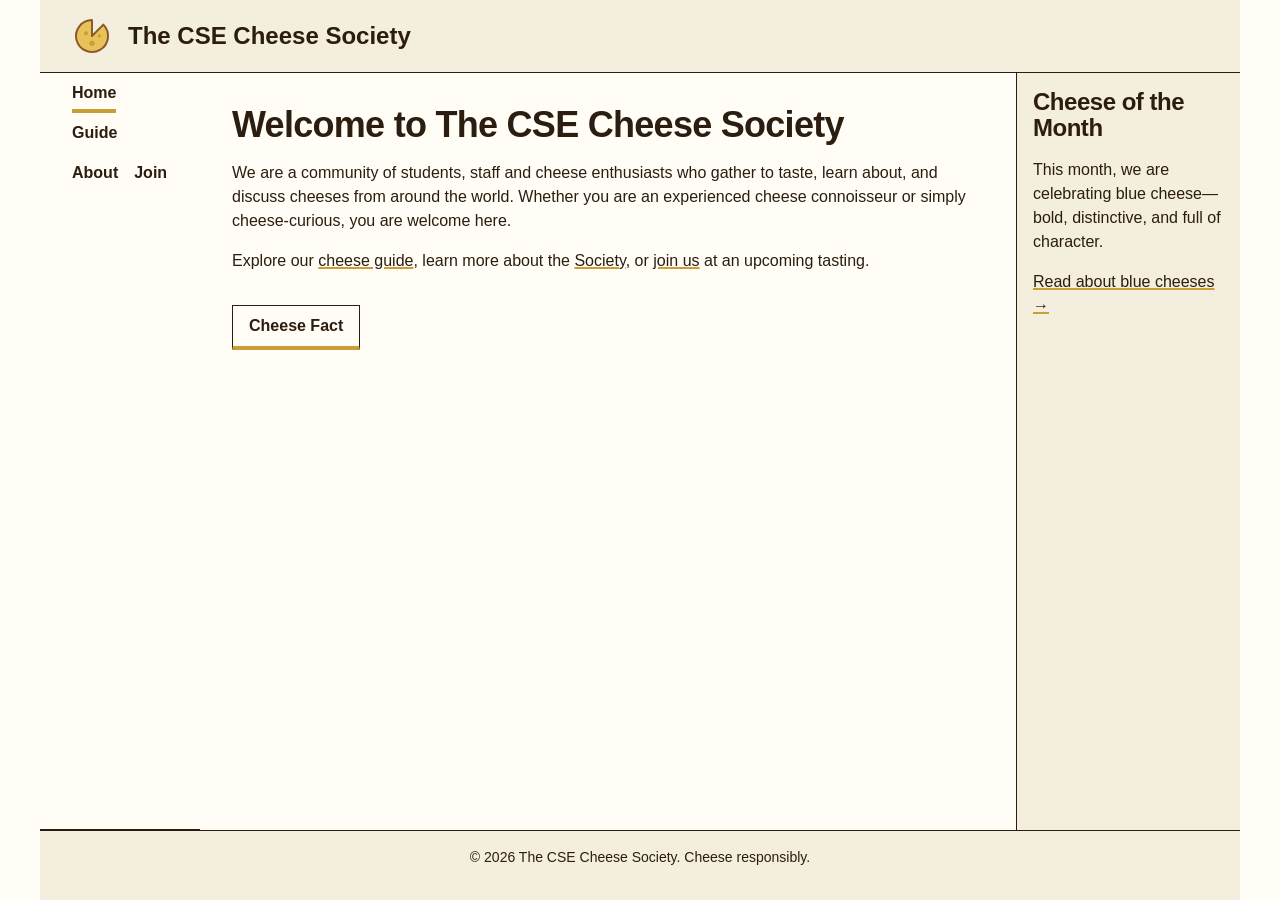
<file: index.html>
<!DOCTYPE html>
<html lang="en">
<head>
  <meta charset="UTF-8">
  
  <meta name="viewport" content="width=device-width, initial-scale=1">
  <title>The CSE Cheese Society</title>
  <meta name="description" content="The CSE Cheese Society is a student community for tasting, learning about, and discussing cheese from around the world.">
  <link rel="stylesheet" href="styles/tokens.css">
  <link rel="stylesheet" href="styles/global.css">
  <link rel="stylesheet" href="styles/site.css">
  <link rel="stylesheet" href="styles/home.css">
</head>
<body>
  <header>
    <img src="images/logo.svg" alt="" class="logo">
    <a href="index.html" class="site-name">The CSE Cheese Society</a>
  </header>

  <nav>
    <ul>
      <li><a href="index.html" aria-current="page">Home</a></li>
      <li><a href="guide/index.html">Guide</a></li>
      <li><a href="about.html">About</a></li>
      <li><a href="join.html">Join</a></li>
    </ul>
  </nav>

  <main>
    <h1>Welcome to The CSE Cheese Society</h1>
    <p>We are a community of students, staff and cheese enthusiasts who gather to taste, learn about, and discuss cheeses from around the world. Whether you are an experienced cheese connoisseur or simply cheese-curious, you are welcome here.</p>
    <p>Explore our <a href="guide/index.html">cheese guide</a>, learn more about the <a href="about.html">Society</a>, or <a href="join.html">join us</a> at an upcoming tasting.</p>

    <button id="cheese-fact-trigger" class="btn" commandfor="cheese-fact" command="toggle-popover">
      Cheese Fact
    </button>
    <div id="cheese-fact" popover>
      <p>Cheese is one of the world&rsquo;s oldest prepared foods, with evidence of cheesemaking dating back thousands of years.</p>
    </div>
  </main>

  <aside>
    <h2>Cheese of the Month</h2>
    <p>This month, we are celebrating blue cheese&mdash;bold, distinctive, and full of character.</p>
    <p><a href="guide/blue.html">Read about blue cheeses &rarr;</a></p>
  </aside>

  <footer>
    <p>&copy; 2026 The CSE Cheese Society. Cheese responsibly.</p>
  </footer>
</body>
</html>
</file>
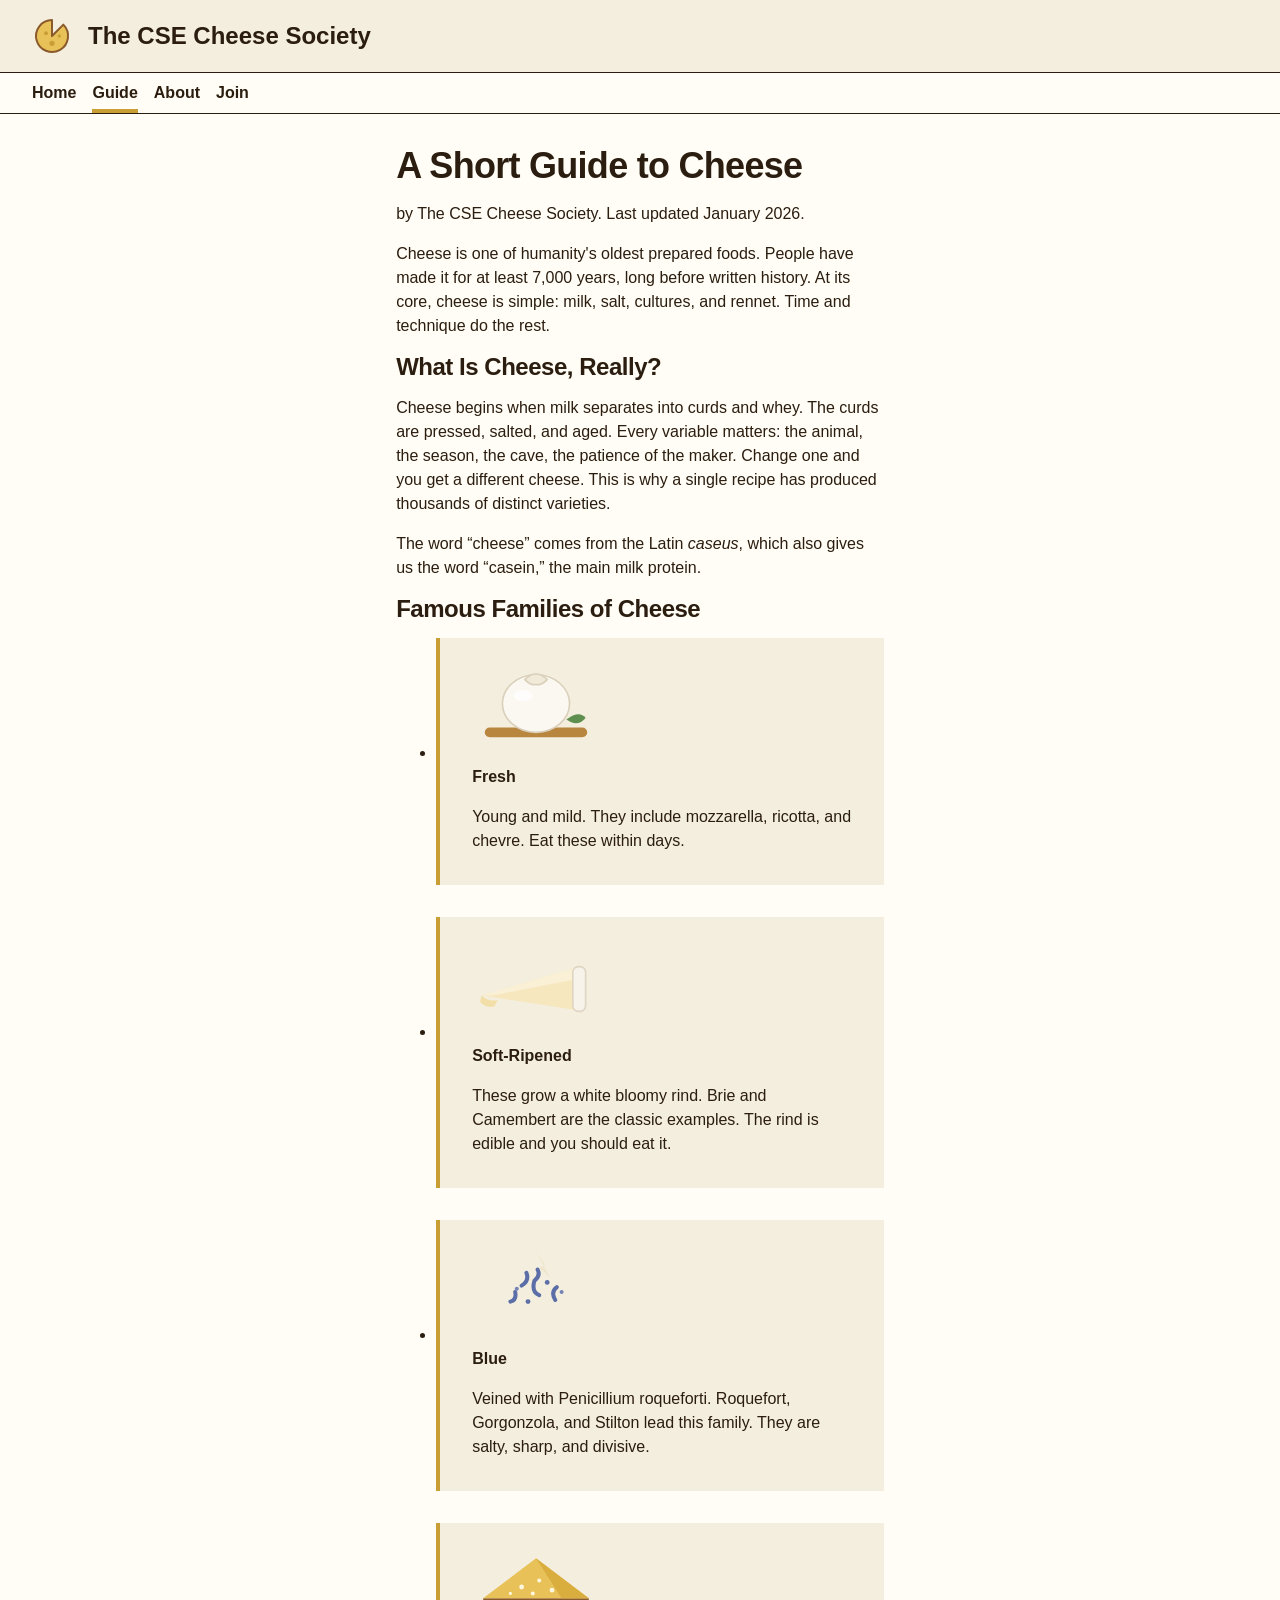
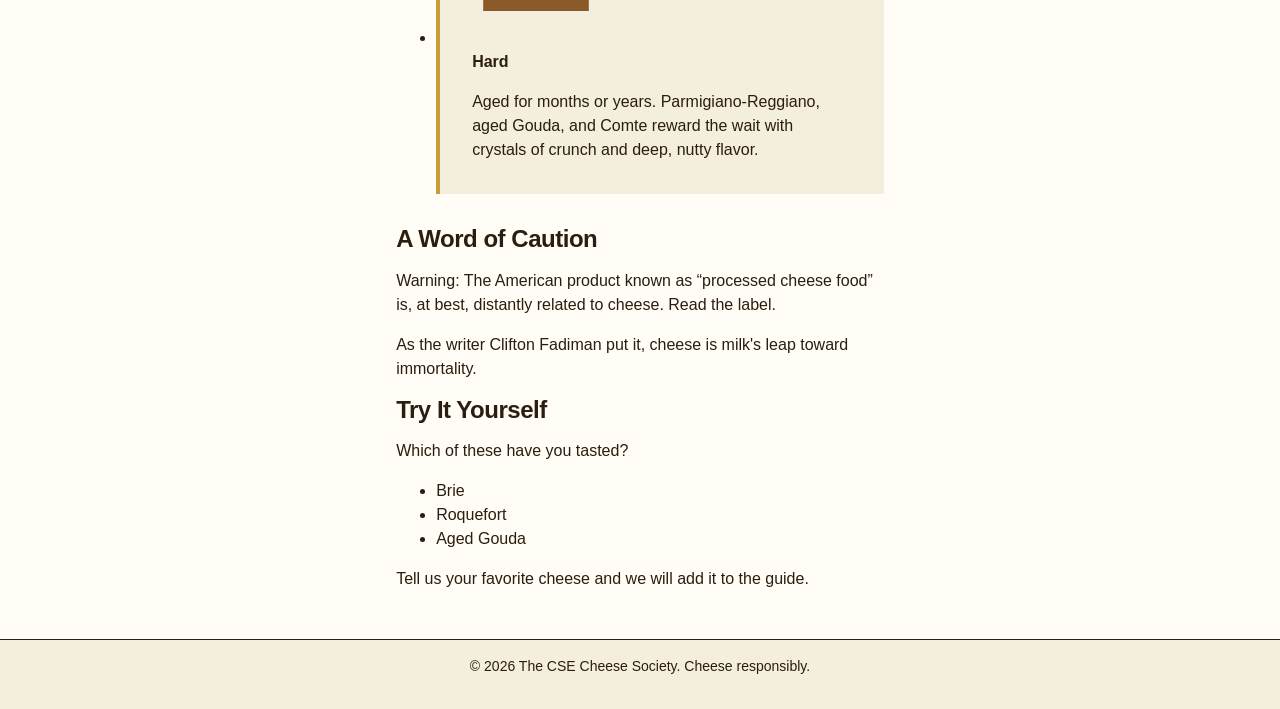
<file: guide/index.html>
<!DOCTYPE html>
<html lang="en">
<head>
  <meta charset="UTF-8">
  <meta name="viewport" content="width=device-width, initial-scale=1">
  <title>A Short Guide to Cheese</title>
  <meta name="description" content="A short guide to cheese: what cheese is, how it's made, and the four families every taster should know.">
  <link rel="stylesheet" href="../styles/tokens.css">
  <link rel="stylesheet" href="../styles/global.css">
  <link rel="stylesheet" href="../styles/site.css">
  <link rel="stylesheet" href="../styles/guide-index.css">
</head>
<body>
  <header>
    <img src="../images/logo.svg" alt="" class="logo">
    <a href="../index.html" class="site-name">The CSE Cheese Society</a>
  </header>

  <nav>
    <ul>
      <li><a href="../index.html">Home</a></li>
      <li><a href="index.html" aria-current="page">Guide</a></li>
      <li><a href="../about.html">About</a></li>
      <li><a href="../join.html">Join</a></li>
    </ul>
  </nav>

  <main>
    <div class="intro">
      <h1>A Short Guide to Cheese</h1>
      <p>by The CSE Cheese Society. Last updated January 2026.</p>
      <p>Cheese is one of humanity's oldest prepared foods. People have made it for at least 7,000 years, long before written history. At its core, cheese is simple: milk, salt, cultures, and rennet. Time and technique do the rest.</p>

      <h2>What Is Cheese, Really?</h2>
      <p>Cheese begins when milk separates into curds and whey. The curds are pressed, salted, and aged. Every variable matters: the animal, the season, the cave, the patience of the maker. Change one and you get a different cheese. This is why a single recipe has produced thousands of distinct varieties.</p>
      <p>The word &ldquo;cheese&rdquo; comes from the Latin <em>caseus</em>, which also gives us the word &ldquo;casein,&rdquo; the main milk protein.</p>
    </div>

    <h2>Famous Families of Cheese</h2>
    <ul class="family-list">
      <li class="family-card">
        <a href="fresh.html">
          <img src="../images/cheese-fresh.svg" id="thumb-fresh" alt="A ball of fresh mozzarella on a small board">
        </a>
        <h3><a href="fresh.html">Fresh</a></h3>
        <p>Young and mild. They include mozzarella, ricotta, and chevre. Eat these within days.</p>
      </li>
      <li class="family-card">
        <a href="soft.html">
          <img src="../images/cheese-soft.svg" id="thumb-soft" alt="A wedge of soft-ripened brie with a bloomy white rind">
        </a>
        <h3><a href="soft.html">Soft-Ripened</a></h3>
        <p>These grow a white bloomy rind. Brie and Camembert are the classic examples. The rind is edible and you should eat it.</p>
      </li>
      <li class="family-card">
        <a href="blue.html">
          <img src="../images/cheese-blue.svg" id="thumb-blue" alt="A crumbly wedge of blue cheese with dark veins">
        </a>
        <h3><a href="blue.html">Blue</a></h3>
        <p>Veined with Penicillium roqueforti. Roquefort, Gorgonzola, and Stilton lead this family. They are salty, sharp, and divisive.</p>
      </li>
      <li class="family-card">
        <a href="hard.html">
          <img src="../images/cheese-hard.svg" id="thumb-hard" alt="A dense wedge of aged hard cheese with crunchy crystals">
        </a>
        <h3><a href="hard.html">Hard</a></h3>
        <p>Aged for months or years. Parmigiano-Reggiano, aged Gouda, and Comte reward the wait with crystals of crunch and deep, nutty flavor.</p>
      </li>
    </ul>

    <h2>A Word of Caution</h2>
    <p>Warning: The American product known as &ldquo;processed cheese food&rdquo; is, at best, distantly related to cheese. Read the label.</p>
    <p>As the writer Clifton Fadiman put it, cheese is milk's leap toward immortality.</p>

    <h2>Try It Yourself</h2>
    <p>Which of these have you tasted?</p>
    <ul>
      <li>Brie</li>
      <li>Roquefort</li>
      <li>Aged Gouda</li>
    </ul>
    <p>Tell us your favorite cheese and we will add it to the guide.</p>
  </main>

  <footer>
    <p>&copy; 2026 The CSE Cheese Society. Cheese responsibly.</p>
  </footer>
</body>
</html>
</file>
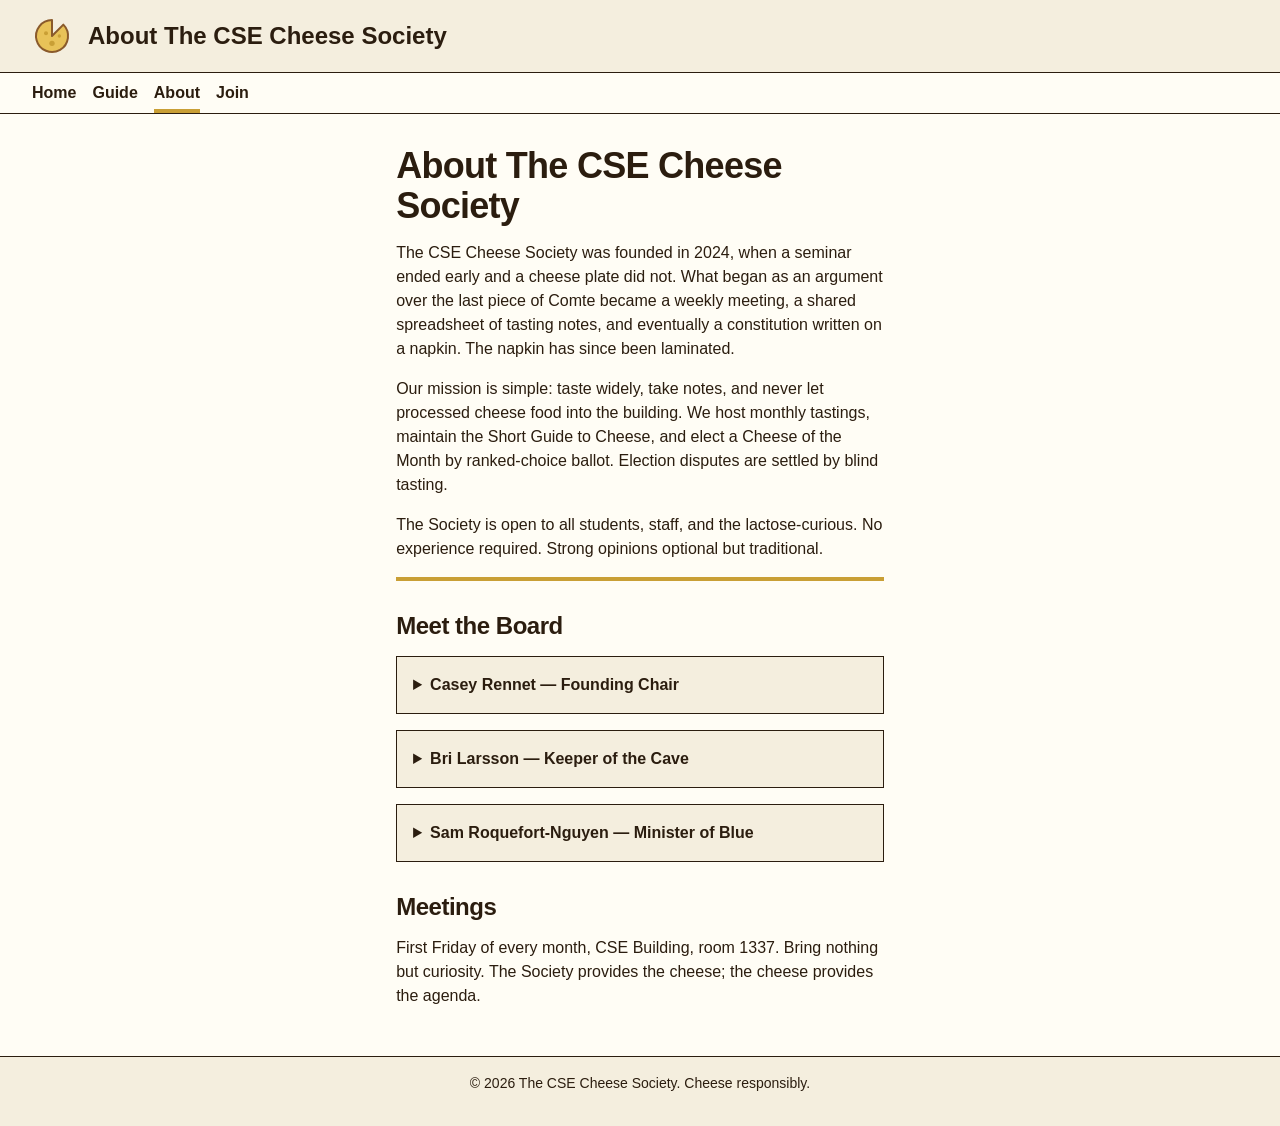
<file: about.html>
<!DOCTYPE html>
<html lang="en">

<head>
    <meta charset="UTF-8">
    <meta name="viewport" content="width=device-width, initial-scale=1.0">
    <title>About</title>
    <meta name="description" content="The history, mission, and board of The CSE Cheese Society.">
    <link rel="stylesheet" href="styles/tokens.css">
    <link rel="stylesheet" href="styles/global.css">
    <link rel="stylesheet" href="styles/site.css">
    <link rel="stylesheet" href="styles/about.css">

</head>

<body>
    <header>
        <img src="images/logo.svg" alt="logo" class="logo">
        <a href="index.html" class="site-name">About The CSE Cheese Society </a>
    </header>

      <nav>
    <ul>
      <li><a href="index.html">Home</a></li>
      <li><a href="guide/index.html">Guide</a></li>
      <li><a href="about.html" aria-current="page">About</a></li>
      <li><a href="join.html">Join</a></li>
    </ul>
  </nav>

 <main>
    <h1>About The CSE Cheese Society</h1>

    <section class="history">
      <p>The CSE Cheese Society was founded in 2024, when a seminar ended early and a cheese plate did not. What began as an argument over the last piece of Comte became a weekly meeting, a shared spreadsheet of tasting notes, and eventually a constitution written on a napkin. The napkin has since been laminated.</p>
      <p>Our mission is simple: taste widely, take notes, and never let processed cheese food into the building. We host monthly tastings, maintain the Short Guide to Cheese, and elect a Cheese of the Month by ranked-choice ballot. Election disputes are settled by blind tasting.</p>
      <p>The Society is open to all students, staff, and the lactose-curious. No experience required. Strong opinions optional but traditional.</p>
    </section>

    <section class="board">
      <h2>Meet the Board</h2>

      <details>
        <summary>Casey Rennet &mdash; Founding Chair</summary>
        <p>Casey once drove four hours for a cheese that turned out to be sold out, and describes the trip as &ldquo;still worth it.&rdquo; Responsible for the napkin constitution. Favorite family: hard. Favorite cheese: a five-year Gouda &ldquo;that changed my life.&rdquo;</p>
      </details>

      <details>
        <summary>Bri Larsson &mdash; Keeper of the Cave</summary>
        <p>Bri manages the Society's aging fridge (a mini-fridge, lovingly mislabeled &ldquo;THE CAVE&rdquo;) and its strict humidity log. Favorite family: soft-ripened. Position on rinds: eat them, always, no exceptions.</p>
      </details>

      <details>
        <summary>Sam Roquefort-Nguyen &mdash; Minister of Blue</summary>
        <p>Sam claims no relation to the village of Roquefort-sur-Soulzon but has never provided documentation either way. Runs the annual &ldquo;Blue Cheese Amnesty&rdquo; where skeptics get one supervised second chance. Favorite cheese: Stilton, at midnight, with port.</p>
      </details>
    </section>

    <section class="meetings">
      <h2>Meetings</h2>
      <p>First Friday of every month, CSE Building, room 1337. Bring nothing but curiosity. The Society provides the cheese; the cheese provides the agenda.</p>
    </section>
  </main>
  
 <footer>
    <p>&copy; 2026 The CSE Cheese Society. Cheese responsibly.</p>
  </footer>

</body>

</html>
</file>
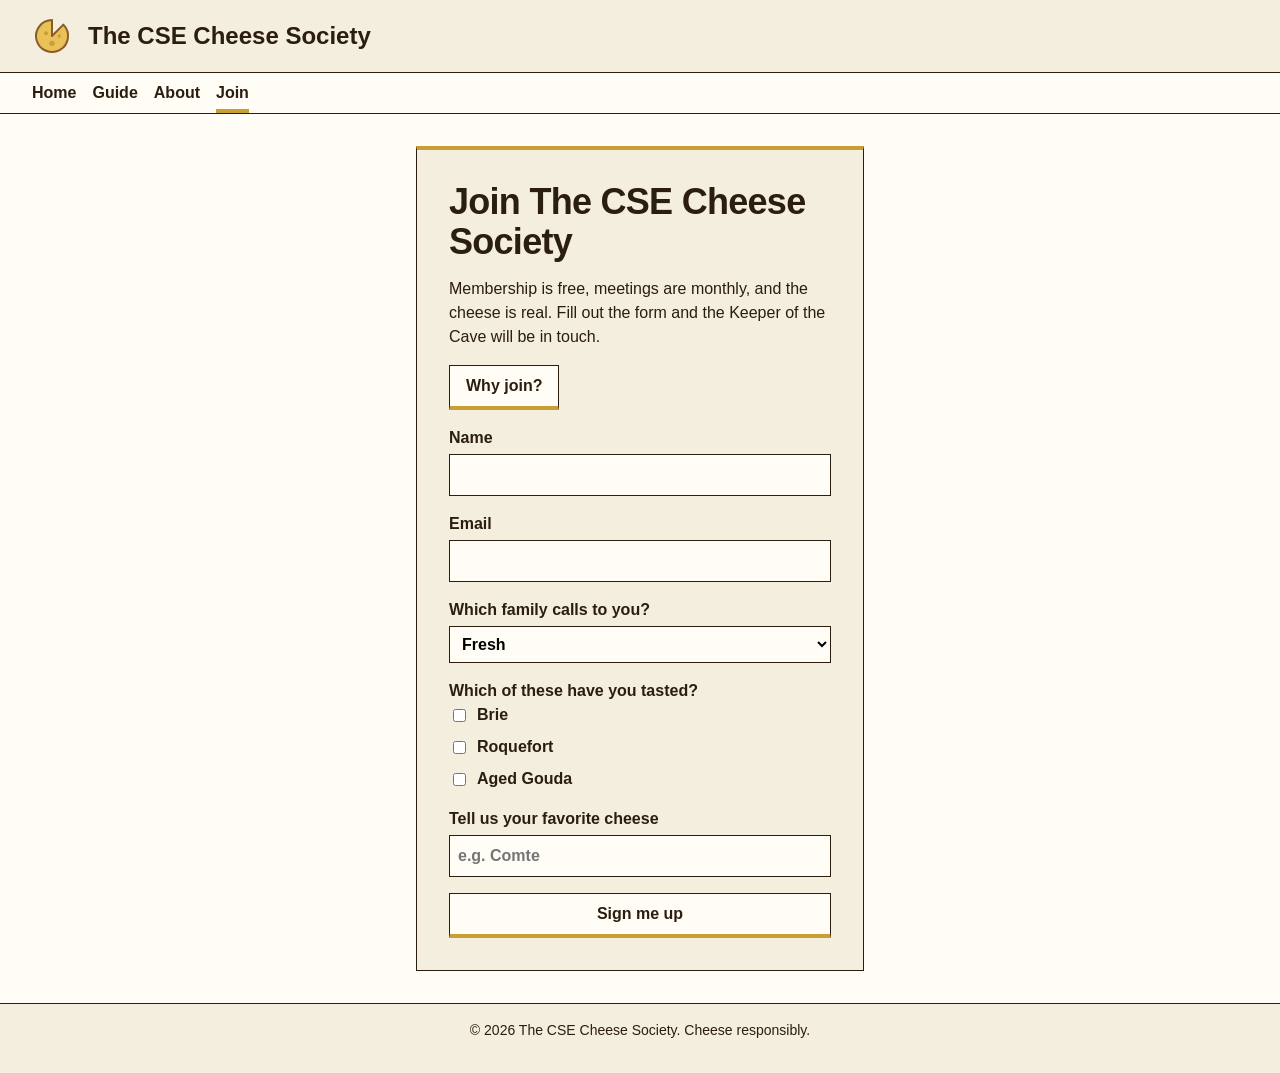
<file: join.html>
<!DOCTYPE html>
<html lang="en">

<head>
    <meta charset="UTF-8">
    <meta name="viewport" content="width=device-width, initial-scale=1">
    <title>Join - The CSE Cheese Society</title>
    <meta name="description"
        content="Join The CSE Cheese Society: membership is free, meetings are monthly, and the cheese is real.">
    <link rel="stylesheet" href="styles/tokens.css">
    <link rel="stylesheet" href="styles/global.css">
    <link rel="stylesheet" href="styles/site.css">
    <link rel="stylesheet" href="styles/join.css">
</head>

<body>
    <header>
        <img src="images/logo.svg" alt="logo" class="logo">
        <a href="index.html" class="site-name">The CSE Cheese Society</a>
    </header>

    <nav>
        <ul>
            <li>
                <a href="index.html">Home</a>
            </li>
            <li>
                <a href="guide/index.html">Guide</a>
            </li>
            <li>
                <a href="about.html">About</a>
            </li>
            <li>
                <a href="join.html" aria-current="page">Join</a>
            </li>
        </ul>
    </nav>

    <main>
        <div class="form-card">
            <h1>Join The CSE Cheese Society</h1>
            <p>Membership is free, meetings are monthly, and the cheese is real. Fill out the form and the Keeper of the
                Cave will be in touch.</p>

            <button id="why-join-trigger" class="btn" commandfor="why-join" command="show-modal">
                Why join?
            </button>

            <form>
                <label>
                    Name
                    <input type="text" name="name" required>
                </label>

                <label>
                    Email
                    <input type="email" name="email" required>
                </label>

                <label>
                    Which family calls to you?
                    <select name="family">
                        <option value="fresh">Fresh</option>
                        <option value="soft">Soft-ripened</option>
                        <option value="blue">Blue</option>
                        <option value="hard">Hard</option>
                        <option value="undecided">Undecided &mdash; that's why I'm here</option>
                    </select>
                </label>

                <fieldset class="checkbox-group">
                    <legend>Which of these have you tasted?</legend>
                    <span class="option">
                        <input type="checkbox" id="tasted-brie" name="tasted" value="brie">
                        <label for="tasted-brie">Brie</label>
                    </span>
                    <span class="option">
                        <input type="checkbox" id="tasted-roquefort" name="tasted" value="roquefort">
                        <label for="tasted-roquefort">Roquefort</label>
                    </span>
                    <span class="option">
                        <input type="checkbox" id="tasted-gouda" name="tasted" value="aged-gouda">
                        <label for="tasted-gouda">Aged Gouda</label>
                    </span>
                </fieldset>

                <label>
                    Tell us your favorite cheese
                    <input type="text" name="favorite" placeholder="e.g. Comte">
                </label>

                <button type="submit" class="btn">Sign me up</button>
            </form>
        </div>

        <dialog id="why-join">
            <h2>Why join?</h2>
            <ul>
                <li>Monthly tastings. The Society buys the cheese. You bring opinions.</li>
                <li>Voting rights in the Cheese of the Month election.</li>
                <li>Access to THE CAVE (a mini-fridge, but a very serious one).</li>
                <li>A laminated membership card featuring the cheese of your choice.</li>
                <li>Amnesty program for recovering blue-cheese skeptics.</li>
            </ul>
            <div class="close-row">
                <button class="btn" command="close" commandfor="why-join">I'm convinced</button>
            </div>
        </dialog>
    </main>

    <footer>
        <p>&copy; 2026 The CSE Cheese Society. Cheese responsibly.</p>
    </footer>
</body>

</html>
</file>
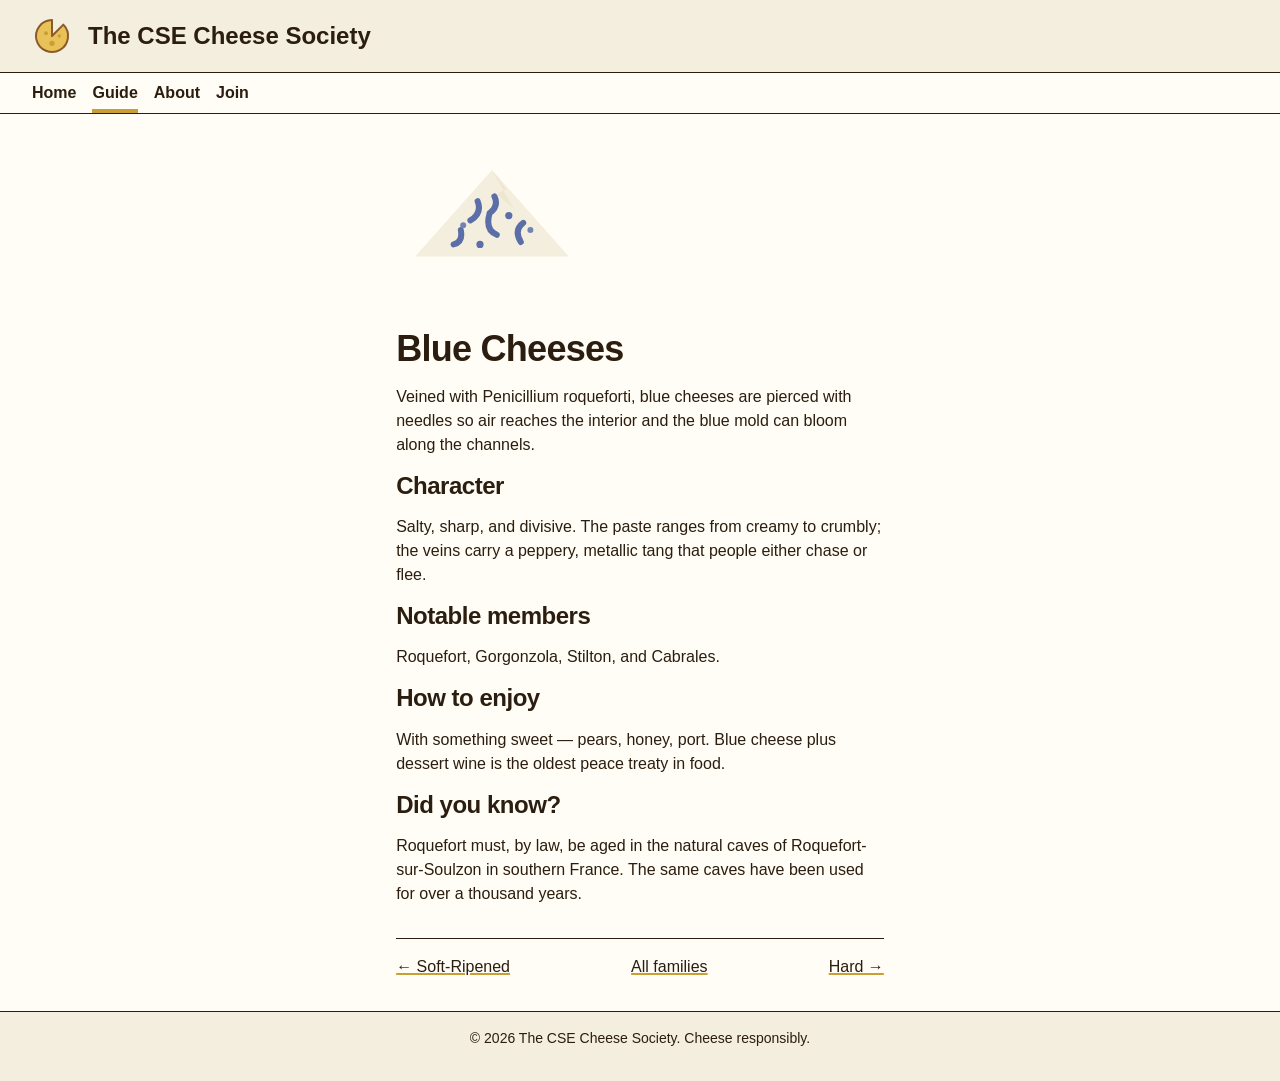
<file: guide/blue.html>
<!DOCTYPE html>
<html lang="en">
<head>
  <meta charset="UTF-8">
  <meta name="viewport" content="width=device-width, initial-scale=1">
  <title>Blue Cheeses</title>
  <meta name="description" content="Blue cheeses: veined, sharp, and divisive. Roquefort, Gorgonzola, Stilton, and how to enjoy them.">
  <link rel="stylesheet" href="../styles/tokens.css">
  <link rel="stylesheet" href="../styles/global.css">
  <link rel="stylesheet" href="../styles/site.css">
  <link rel="stylesheet" href="../styles/guide-family.css">
</head>
<body>
  <header>
    <img src="../images/logo.svg" alt="" class="logo">
    <a href="../index.html" class="site-name">The CSE Cheese Society</a>
  </header>

  <nav>
    <ul>
      <li>
        <a href="../index.html">Home</a>
    </li>
      <li>
        <a href="index.html" aria-current="page">Guide</a>
    </li>
      <li>
        <a href="../about.html">About</a>
    </li>
      <li>
        <a href="../join.html">Join</a>
    </li>
    </ul>
  </nav>

  <main>
    <img src="../images/cheese-blue.svg" id="hero-blue" class="hero" alt="A crumbly wedge of blue cheese with dark veins">
    <h1>Blue Cheeses</h1>

    <div class="family-body">
      <p>Veined with Penicillium roqueforti, blue cheeses are pierced with needles so air reaches the interior and the blue mold can bloom along the channels.</p>

      <h2>Character</h2>
      <p>Salty, sharp, and divisive. The paste ranges from creamy to crumbly; the veins carry a peppery, metallic tang that people either chase or flee.</p>

      <h2>Notable members</h2>
      <p>Roquefort, Gorgonzola, Stilton, and Cabrales.</p>

      <h2>How to enjoy</h2>
      <p>With something sweet &mdash; pears, honey, port. Blue cheese plus dessert wine is the oldest peace treaty in food.</p>

      <h2>Did you know?</h2>
      <p>Roquefort must, by law, be aged in the natural caves of Roquefort-sur-Soulzon in southern France. The same caves have been used for over a thousand years.</p>
    </div>

    <div class="family-nav">
      <a href="soft.html">&larr; Soft-Ripened</a>
      <a href="index.html">All families</a>
      <a href="hard.html">Hard &rarr;</a>
    </div>
  </main>

  <footer>
    <p>&copy; 2026 The CSE Cheese Society. Cheese responsibly.</p>
  </footer>
</body>
</html>
</file>
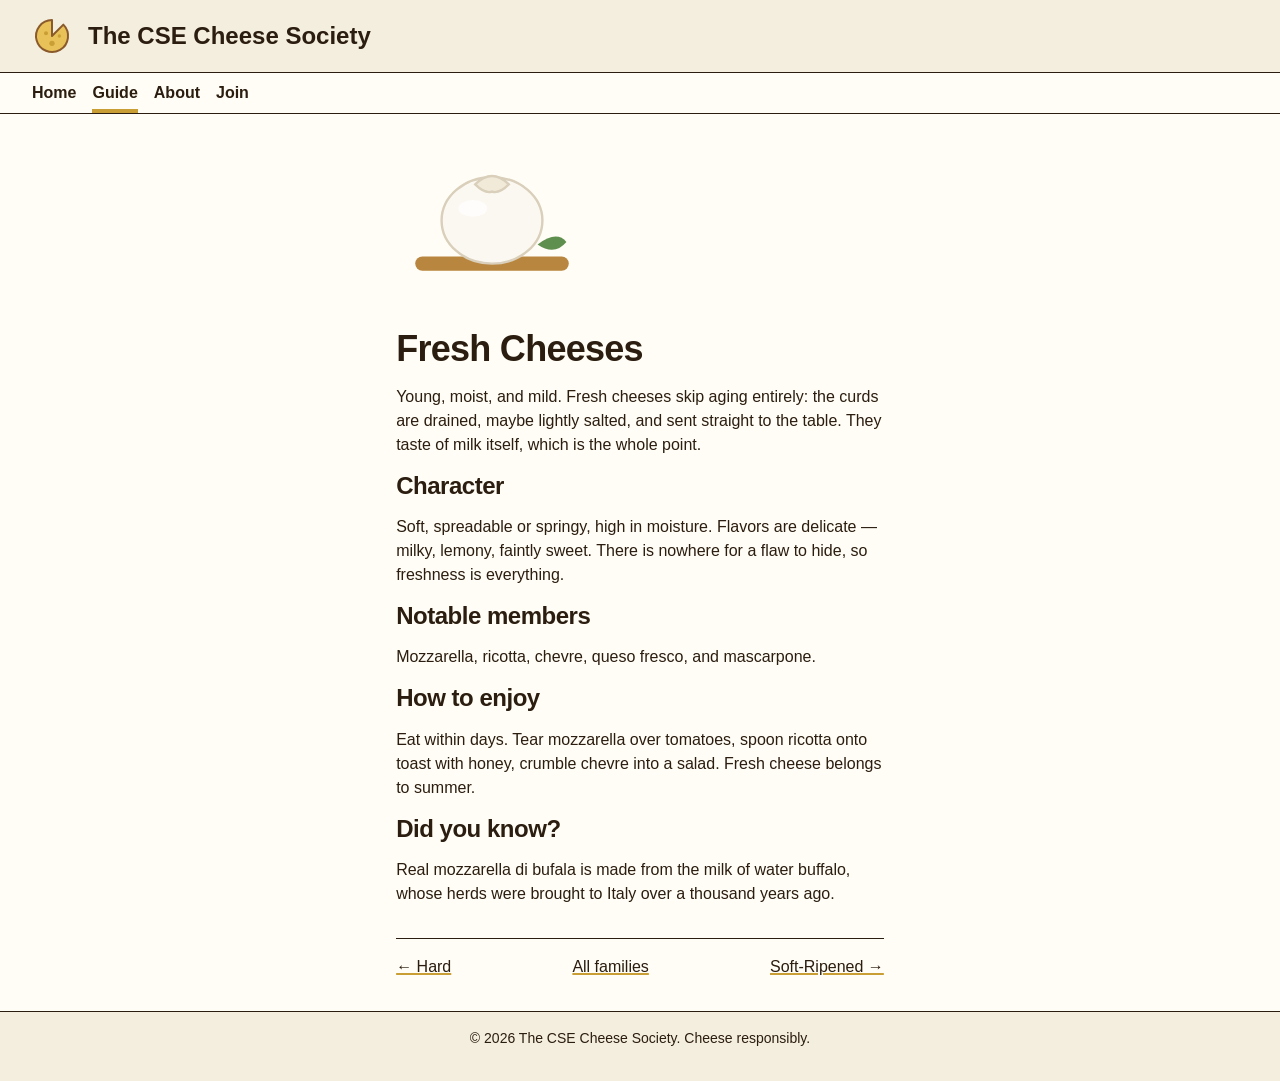
<file: guide/fresh.html>
<!DOCTYPE html>
<html lang="en">
<head>
  <meta charset="UTF-8">
  <meta name="viewport" content="width=device-width, initial-scale=1">
  <title>Fresh Cheeses</title>
  <meta name="description" content="Fresh cheeses: young, moist, and mild. Mozzarella, ricotta, chevre, and how to enjoy them.">
  <link rel="stylesheet" href="../styles/tokens.css">
  <link rel="stylesheet" href="../styles/global.css">
  <link rel="stylesheet" href="../styles/site.css">
  <link rel="stylesheet" href="../styles/guide-family.css">
</head>
<body>
  <header>
    <img src="../images/logo.svg" alt="" class="logo">
    <a href="../index.html" class="site-name">The CSE Cheese Society</a>
  </header>

  <nav>
    <ul>
      <li><a href="../index.html">Home</a></li>
      <li><a href="index.html" aria-current="page">Guide</a></li>
      <li><a href="../about.html">About</a></li>
      <li><a href="../join.html">Join</a></li>
    </ul>
  </nav>

  <main>
    <img src="../images/cheese-fresh.svg" id="hero-fresh" class="hero" alt="A ball of fresh mozzarella on a small board">
    <h1>Fresh Cheeses</h1>

    <div class="family-body">
      <p>Young, moist, and mild. Fresh cheeses skip aging entirely: the curds are drained, maybe lightly salted, and sent straight to the table. They taste of milk itself, which is the whole point.</p>

      <h2>Character</h2>
      <p>Soft, spreadable or springy, high in moisture. Flavors are delicate &mdash; milky, lemony, faintly sweet. There is nowhere for a flaw to hide, so freshness is everything.</p>

      <h2>Notable members</h2>
      <p>Mozzarella, ricotta, chevre, queso fresco, and mascarpone.</p>

      <h2>How to enjoy</h2>
      <p>Eat within days. Tear mozzarella over tomatoes, spoon ricotta onto toast with honey, crumble chevre into a salad. Fresh cheese belongs to summer.</p>

      <h2>Did you know?</h2>
      <p>Real mozzarella di bufala is made from the milk of water buffalo, whose herds were brought to Italy over a thousand years ago.</p>
    </div>

    <div class="family-nav">
      <a href="hard.html">&larr; Hard</a>
      <a href="index.html">All families</a>
      <a href="soft.html">Soft-Ripened &rarr;</a>
    </div>
  </main>

  <footer>
    <p>&copy; 2026 The CSE Cheese Society. Cheese responsibly.</p>
  </footer>
</body>
</html>
</file>
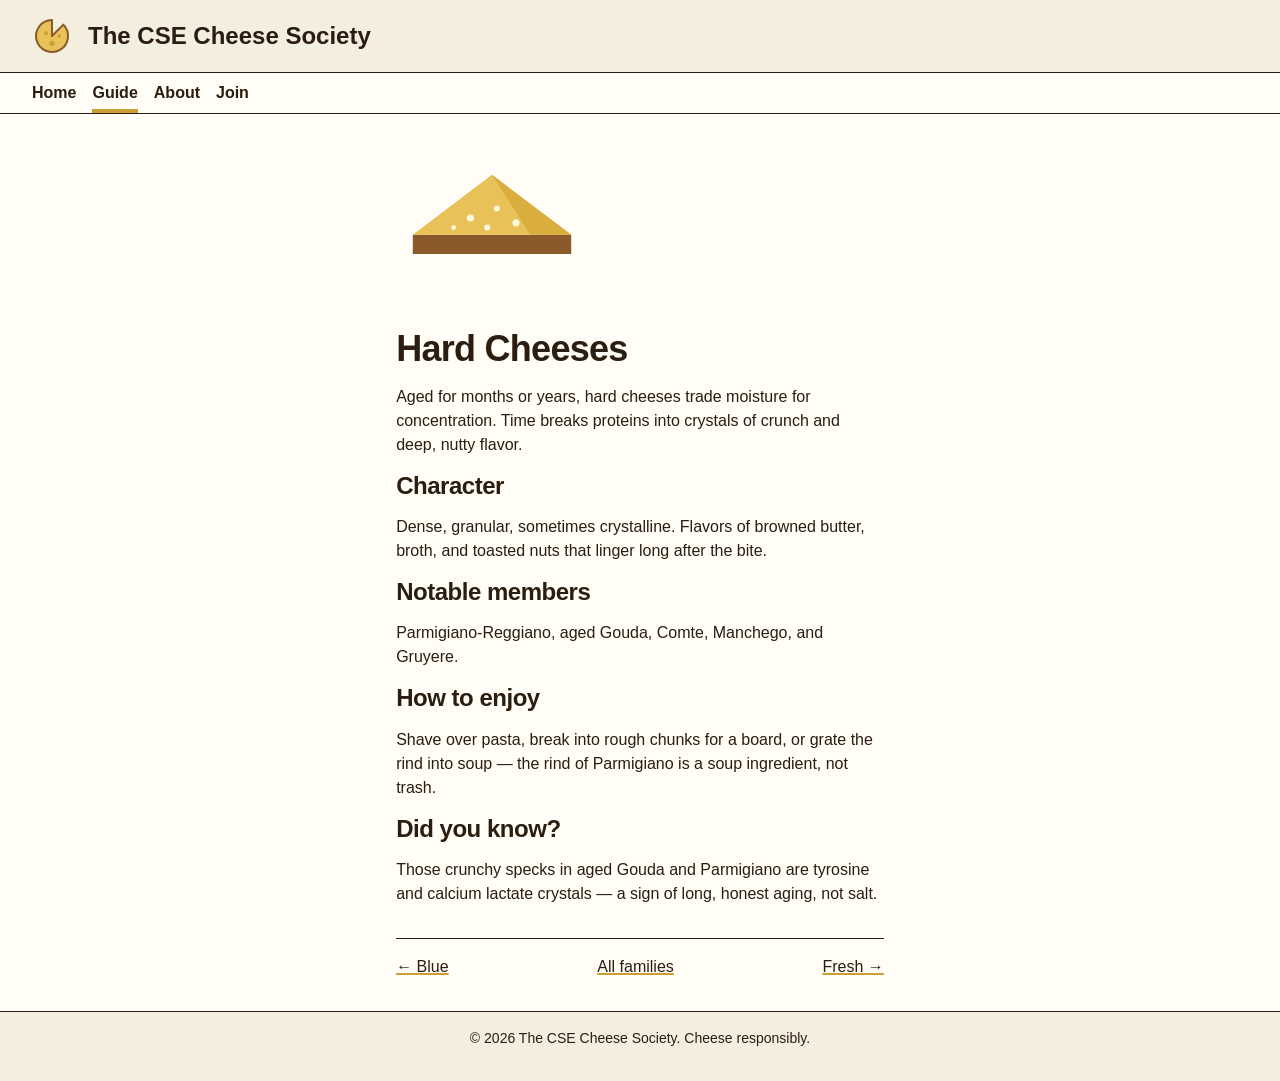
<file: guide/hard.html>
<!DOCTYPE html>
<html lang="en">
<head>
  <meta charset="UTF-8">
  <meta name="viewport" content="width=device-width, initial-scale=1">
  <title>Hard Cheeses</title>
  <meta name="description" content="Hard cheeses: aged, dense, and crystalline. Parmigiano-Reggiano, aged Gouda, Comte, and how to enjoy them.">
  <link rel="stylesheet" href="../styles/tokens.css">
  <link rel="stylesheet" href="../styles/global.css">
  <link rel="stylesheet" href="../styles/site.css">
  <link rel="stylesheet" href="../styles/guide-family.css">
</head>
<body>
  <header>
    <img src="../images/logo.svg" alt="" class="logo">
    <a href="../index.html" class="site-name">The CSE Cheese Society</a>
  </header>

  <nav>
    <ul>
      <li><a href="../index.html">Home</a></li>
      <li><a href="index.html" aria-current="page">Guide</a></li>
      <li><a href="../about.html">About</a></li>
      <li><a href="../join.html">Join</a></li>
    </ul>
  </nav>

  <main>
    <img src="../images/cheese-hard.svg" id="hero-hard" class="hero" alt="A dense wedge of aged hard cheese with crunchy crystals">
    <h1>Hard Cheeses</h1>

    <div class="family-body">
      <p>Aged for months or years, hard cheeses trade moisture for concentration. Time breaks proteins into crystals of crunch and deep, nutty flavor.</p>

      <h2>Character</h2>
      <p>Dense, granular, sometimes crystalline. Flavors of browned butter, broth, and toasted nuts that linger long after the bite.</p>

      <h2>Notable members</h2>
      <p>Parmigiano-Reggiano, aged Gouda, Comte, Manchego, and Gruyere.</p>

      <h2>How to enjoy</h2>
      <p>Shave over pasta, break into rough chunks for a board, or grate the rind into soup &mdash; the rind of Parmigiano is a soup ingredient, not trash.</p>

      <h2>Did you know?</h2>
      <p>Those crunchy specks in aged Gouda and Parmigiano are tyrosine and calcium lactate crystals &mdash; a sign of long, honest aging, not salt.</p>
    </div>

    <div class="family-nav">
      <a href="blue.html">&larr; Blue</a>
      <a href="index.html">All families</a>
      <a href="fresh.html">Fresh &rarr;</a>
    </div>
  </main>

  <footer>
    <p>&copy; 2026 The CSE Cheese Society. Cheese responsibly.</p>
  </footer>
</body>
</html>
</file>
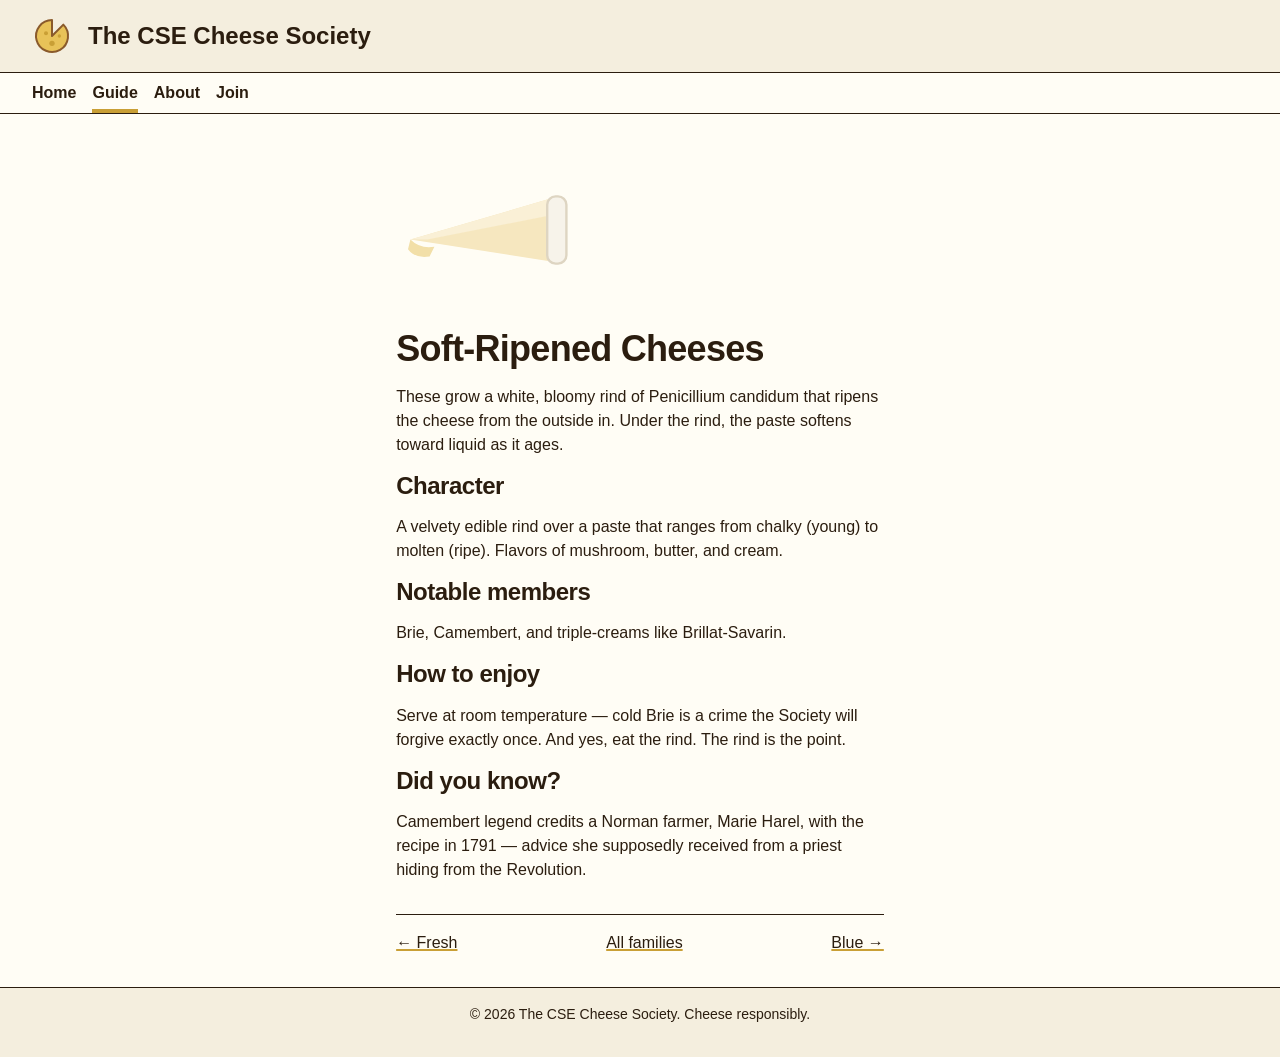
<file: guide/soft.html>
<!DOCTYPE html>
<html lang="en">
<head>
  <meta charset="UTF-8">
  <meta name="viewport" content="width=device-width, initial-scale=1">
  <title>Soft-Ripened Cheeses</title>
  <meta name="description" content="Soft-ripened cheeses: bloomy rinds, buttery pastes, Brie and Camembert, and how to serve them.">
  <link rel="stylesheet" href="../styles/tokens.css">
  <link rel="stylesheet" href="../styles/global.css">
  <link rel="stylesheet" href="../styles/site.css">
  <link rel="stylesheet" href="../styles/guide-family.css">
</head>
<body>
  <header>
    <img src="../images/logo.svg" alt="" class="logo">
    <a href="../index.html" class="site-name">The CSE Cheese Society</a>
  </header>

  <nav>
    <ul>
      <li><a href="../index.html">Home</a></li>
      <li><a href="index.html" aria-current="page">Guide</a></li>
      <li><a href="../about.html">About</a></li>
      <li><a href="../join.html">Join</a></li>
    </ul>
  </nav>

  <main>
    <img src="../images/cheese-soft.svg" id="hero-soft" class="hero" alt="A wedge of soft-ripened brie with a bloomy white rind">
    <h1>Soft-Ripened Cheeses</h1>

    <div class="family-body">
      <p>These grow a white, bloomy rind of Penicillium candidum that ripens the cheese from the outside in. Under the rind, the paste softens toward liquid as it ages.</p>

      <h2>Character</h2>
      <p>A velvety edible rind over a paste that ranges from chalky (young) to molten (ripe). Flavors of mushroom, butter, and cream.</p>

      <h2>Notable members</h2>
      <p>Brie, Camembert, and triple-creams like Brillat-Savarin.</p>

      <h2>How to enjoy</h2>
      <p>Serve at room temperature &mdash; cold Brie is a crime the Society will forgive exactly once. And yes, eat the rind. The rind is the point.</p>

      <h2>Did you know?</h2>
      <p>Camembert legend credits a Norman farmer, Marie Harel, with the recipe in 1791 &mdash; advice she supposedly received from a priest hiding from the Revolution.</p>
    </div>

    <div class="family-nav">
      <a href="fresh.html">&larr; Fresh</a>
      <a href="index.html">All families</a>
      <a href="blue.html">Blue &rarr;</a>
    </div>
  </main>

  <footer>
    <p>&copy; 2026 The CSE Cheese Society. Cheese responsibly.</p>
  </footer>
</body>
</html>
</file>
<file: styles/tokens.css>
:root {
  /* color */
  --ink: #2b1d0f;
  --paper: #fffdf5;
  --panel: #f4eede;
  --accent: #c99f35;

  /* space */
  --space-1: 0.5rem;
  --space-2: 1rem;
  --space-3: 2rem;
  --space-4: 4rem;

  /* border */
  --border-style: solid;
  --border-width: 1px;
  --rule-width: 4px;
  --underline-width: 2px;
  --border: var(--border-width) var(--border-style) var(--ink);
  --rule: var(--rule-width) var(--border-style) var(--accent);

  /* type */
  --text-s: 0.875rem;
  --text-m: 1rem;
  --text-l: 1.5rem;
  --text-xl: 2.25rem;

  /* line length */
  --measure: 62ch;
}
</file>
<file: styles/global.css>
/* Reset, type, and color only, every layout rule lives in site.css
   or a per-page layout file, both left unlayered so they
   always beat these two layers without any specificity fight. */

@layer reset, base;

@layer reset {
  * {
    box-sizing: border-box;
  }

  body,
  figure {
    margin: 0;
  }
}

@layer base {
  body {
    background: var(--paper);
    color: var(--ink);
    font-family: "Helvetica Neue", Helvetica, Arial, sans-serif;
    font-size: var(--text-m);
    line-height: 1.5;
  }

  h1,
  h2 {
    margin-block: 0 var(--space-2);
    line-height: 1.1;
    letter-spacing: -0.02em;
  }

  h1 { font-size: var(--text-xl); }
  h2 { font-size: var(--text-l); }

  h3 {
    margin-block: 0 var(--space-2);
    font-size: var(--text-m);
    font-weight: 700;
  }

  p {
    margin-block: 0 var(--space-2);
  }

  figcaption {
    font-size: var(--text-s);
  }

  a {
    color: var(--ink);
    text-decoration-color: var(--accent);
    text-decoration-thickness: var(--underline-width);

    &:hover {
      color: var(--accent);
    }
  }

  code {
    font-family: ui-monospace, "SF Mono", Menlo, monospace;
    font-size: 0.9em;
  }

  details > summary {
    cursor: pointer;
    font-weight: 700;
  }
}
</file>
<file: styles/site.css>
/* SITE CHROME
   The header, nav, and footer that look identical on every page, plus
   the site-wide view-transition opt-in and the shared .btn look used
   by the home popover trigger and the join dialog. */

header {
  display: flex;
  align-items: center;
  gap: var(--space-2);
  padding: var(--space-2) var(--space-3);
  border-block-end: var(--border);
  background: var(--panel);

  .logo {
    width: 2.5rem;
    height: 2.5rem;
    flex-shrink: 0;
  }

  .site-name {
    font-size: var(--text-l);
    font-weight: 700;
    text-decoration: none;
    color: var(--ink);
  }
}

nav {
  padding: var(--space-1) var(--space-3);
  border-block-end: var(--border);
  background: var(--paper);

  ul {
    display: flex;
    flex-wrap: wrap;
    gap: var(--space-2);
    margin: 0;
    padding: 0;
    list-style: none;
  }

  a {
    text-decoration: none;
    font-weight: 700;
    padding-block: var(--space-1);

    &:hover {
      color: var(--accent);
    }

    &[aria-current="page"] {
      border-block-end: var(--rule);
    }
  }
}

footer {
  padding: var(--space-2) var(--space-3);
  border-block-start: var(--border);
  background: var(--panel);
  text-align: center;
  font-size: var(--text-s);
}

.btn {
  display: inline-block;
  border: var(--border);
  border-block-end: var(--rule);
  background: var(--paper);
  color: var(--ink);
  padding: var(--space-1) var(--space-2);
  font: inherit;
  font-weight: 700;
  cursor: pointer;

  &:hover {
    color: var(--accent);
  }
}

/* Cross-document view transitions, guarded behind a user's motion
   preference so nothing moves for anyone who asked for less. */
@media (prefers-reduced-motion: no-preference) {
  @view-transition {
    navigation: auto;
  }
}
</file>
<file: styles/home.css>
/* index.html — layout map
   Built from: 09 grid holy grail. header and footer span all three
   columns; nav and aside are the fixed side columns; main takes the
   rest. */

body {
  --nav-width: 10rem;
  --aside-width: 14rem;

  display: grid;
  grid-template-areas:
    "header header header"
    "nav    main   aside"
    "footer footer footer";
  grid-template-columns: var(--nav-width) 1fr var(--aside-width);
  grid-template-rows: auto 1fr auto;
  min-height: 100svh;
  max-width: 75rem;
  margin-inline: auto;

  > header {
    grid-area: header;
  }

  > nav {
    grid-area: nav;
  }

  > main {
    grid-area: main;
    padding: var(--space-3);
  }

  > aside {
    grid-area: aside;
    padding: var(--space-2);
    border-inline-start: var(--border);
    background: var(--panel);
  }

  > footer {
    grid-area: footer;
  }

  @media (max-width: 40rem) {
    grid-template-areas:
      "header"
      "nav"
      "main"
      "aside"
      "footer";
    grid-template-columns: 1fr;
    grid-template-rows: auto auto 1fr auto auto;

    > aside {
      border-inline: none;
      border-block-start: var(--border);
    }
  }
}

/* Invoker-driven popover for the "Cheese Fact" callout */
#cheese-fact-trigger {
  margin-block-start: var(--space-2);
}

#cheese-fact[popover] {
  max-width: 24rem;
  margin: auto;
  padding: var(--space-3);
  border: var(--border);
  border-block-start: var(--rule);
  background: var(--panel);
  color: var(--ink);
}

#cheese-fact[popover]::backdrop {
  background: rgb(43 29 15 / 40%);
}
</file>
<file: styles/guide-index.css>
/* guide/index.html — layout map
   Built from: 01 flow. No flex, no grid on this page. */

body > main {
  max-width: var(--measure);
  margin-inline: auto;
  padding: var(--space-3);
}

.family-card {
  padding: var(--space-2) var(--space-3);
  margin-block-end: var(--space-3);
  border-inline-start: var(--rule);
  background: var(--panel);

  img {
    width: 8rem;
    margin-block-end: var(--space-1);
  }

  h3 a {
    text-decoration: none;
  }
}

/* View-transition names, matched against the hero image with the
   same name in guide-family.css so each cheese morphs from this
   listing into its own detail page. */
#thumb-fresh { view-transition-name: cheese-fresh; }
#thumb-soft  { view-transition-name: cheese-soft; }
#thumb-blue  { view-transition-name: cheese-blue; }
#thumb-hard  { view-transition-name: cheese-hard; }
</file>
<file: styles/about.css>
/* about.html — layout map
   Based on demo 02 (float). The history figure floats to the left,
   same as the demo, and text flows around it. */

body > main {
  max-width: var(--measure);
  margin-inline: auto;
  padding: var(--space-3);
}

.history figure {
  float: left;
  width: 10rem;
  margin: 0 var(--space-2) var(--space-1) 0;
  padding: var(--space-2);
  border: var(--border);
  background: var(--panel);
}

.board {
  clear: both;
  padding-block-start: var(--space-3);
  border-block-start: var(--rule);

  details {
    margin-block-end: var(--space-2);
    padding: var(--space-2);
    border: var(--border);
    background: var(--panel);
  }
}

.meetings {
  clear: both;
  margin-block-start: var(--space-3);
}
</file>
<file: styles/join.css>
body {
  display: flex;
  flex-direction: column;
  min-height: 100svh;

  > main {
    flex: 1;
    display: flex;
    justify-content: center;
    align-items: center;
    padding: var(--space-3);
  }
}

.form-card {
  --card-width: 28rem;

  width: 100%;
  max-width: var(--card-width);
  padding: var(--space-3);
  border: var(--border);
  border-block-start: var(--rule);
  background: var(--panel);

  form {
    display: flex;
    flex-direction: column;
    gap: var(--space-2);
  }

  label {
    display: flex;
    flex-direction: column;
    gap: 0.25rem;
    font-weight: 700;
  }

  input,
  select {
    font: inherit;
    padding: var(--space-1);
    border: var(--border);
    background: var(--paper);
  }
}

.checkbox-group {
  display: flex;
  flex-direction: column;
  gap: var(--space-1);
  border: none;
  padding: 0;
  margin: 0;

  legend {
    font-weight: 700;
    padding: 0;
  }

  .option {
    display: flex;
    align-items: center;
    gap: var(--space-1);
    font-weight: normal;
  }
}

#why-join-trigger {
  margin-block-end: var(--space-2);
}

dialog#why-join {
  max-width: 26rem;
  width: calc(100% - var(--space-3));
  border: var(--border);
  border-block-start: var(--rule);
  padding: var(--space-3);

  &::backdrop {
    background: rgb(43 29 15 / 45%);
  }

  ul {
    display: flex;
    flex-direction: column;
    gap: var(--space-1);
    margin: var(--space-2) 0;
    padding-inline-start: var(--space-2);
  }

  .close-row {
    display: flex;
    justify-content: flex-end;
  }
}
</file>
<file: styles/guide-family.css>
/* guide/{fresh,soft,blue,hard}.html — layout map shared by all four
   family pages.
   Built from: 08 grid page, with a nav row added to the map:
   header / nav / main / footer, same auto/auto/1fr/auto row rhythm
   as the demo's auto/1fr/auto. */

body {
  display: grid;
  grid-template-areas:
    "header"
    "nav"
    "main"
    "footer";
  grid-template-rows: auto auto 1fr auto;
  min-height: 100svh;

  > header {
    grid-area: header;
  }

  > nav {
    grid-area: nav;
  }

  > main {
    grid-area: main;
    max-width: var(--measure);
    margin-inline: auto;
    padding: var(--space-3);
  }

  > footer {
    grid-area: footer;
  }
}

main .hero {
  width: 12rem;
  margin: 0 auto var(--space-3);
}

main .family-body {
  margin-block-end: var(--space-3);
}

.family-nav {
  display: flex;
  justify-content: space-between;
  gap: var(--space-2);
  padding-block-start: var(--space-2);
  border-block-start: var(--border);
}

/* View-transition names, matched against the thumbnail with the same
   name in guide-index.css. */
#hero-fresh { view-transition-name: cheese-fresh; }
#hero-soft  { view-transition-name: cheese-soft; }
#hero-blue  { view-transition-name: cheese-blue; }
#hero-hard  { view-transition-name: cheese-hard; }
</file>
